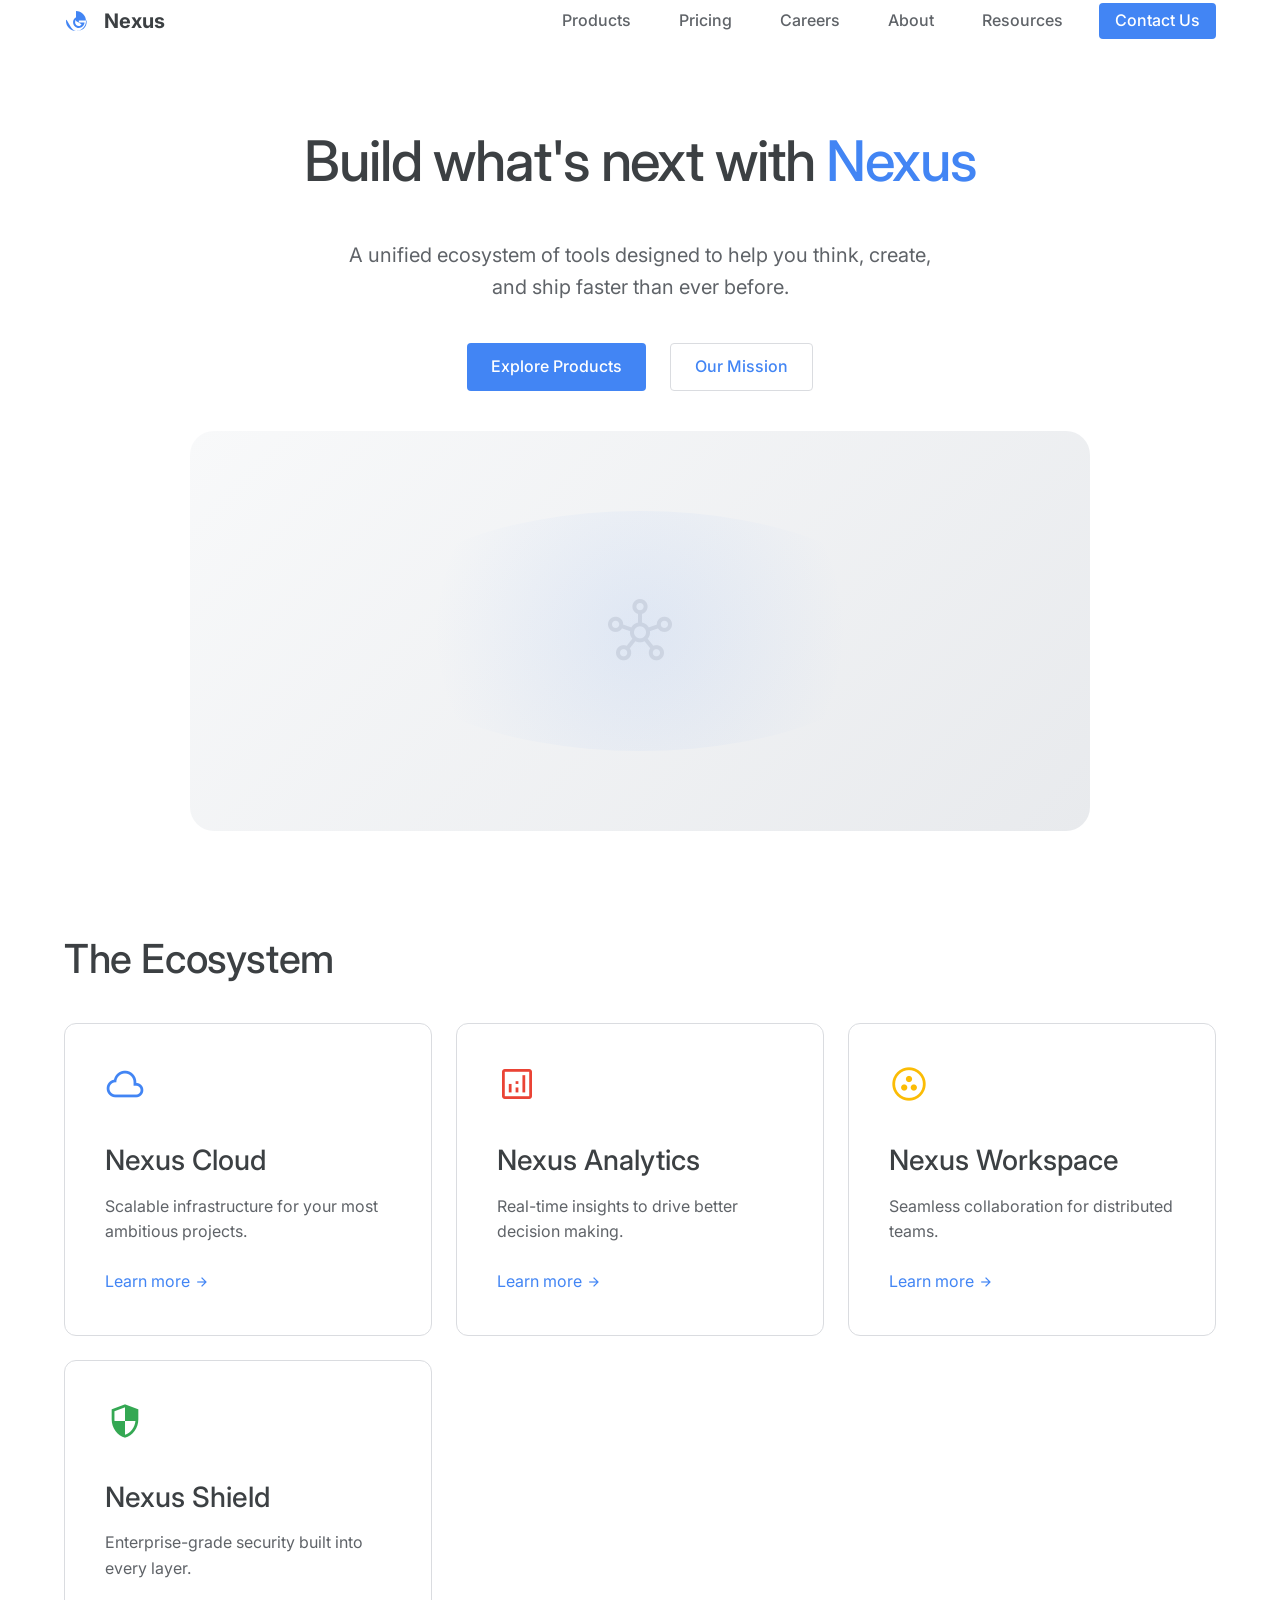
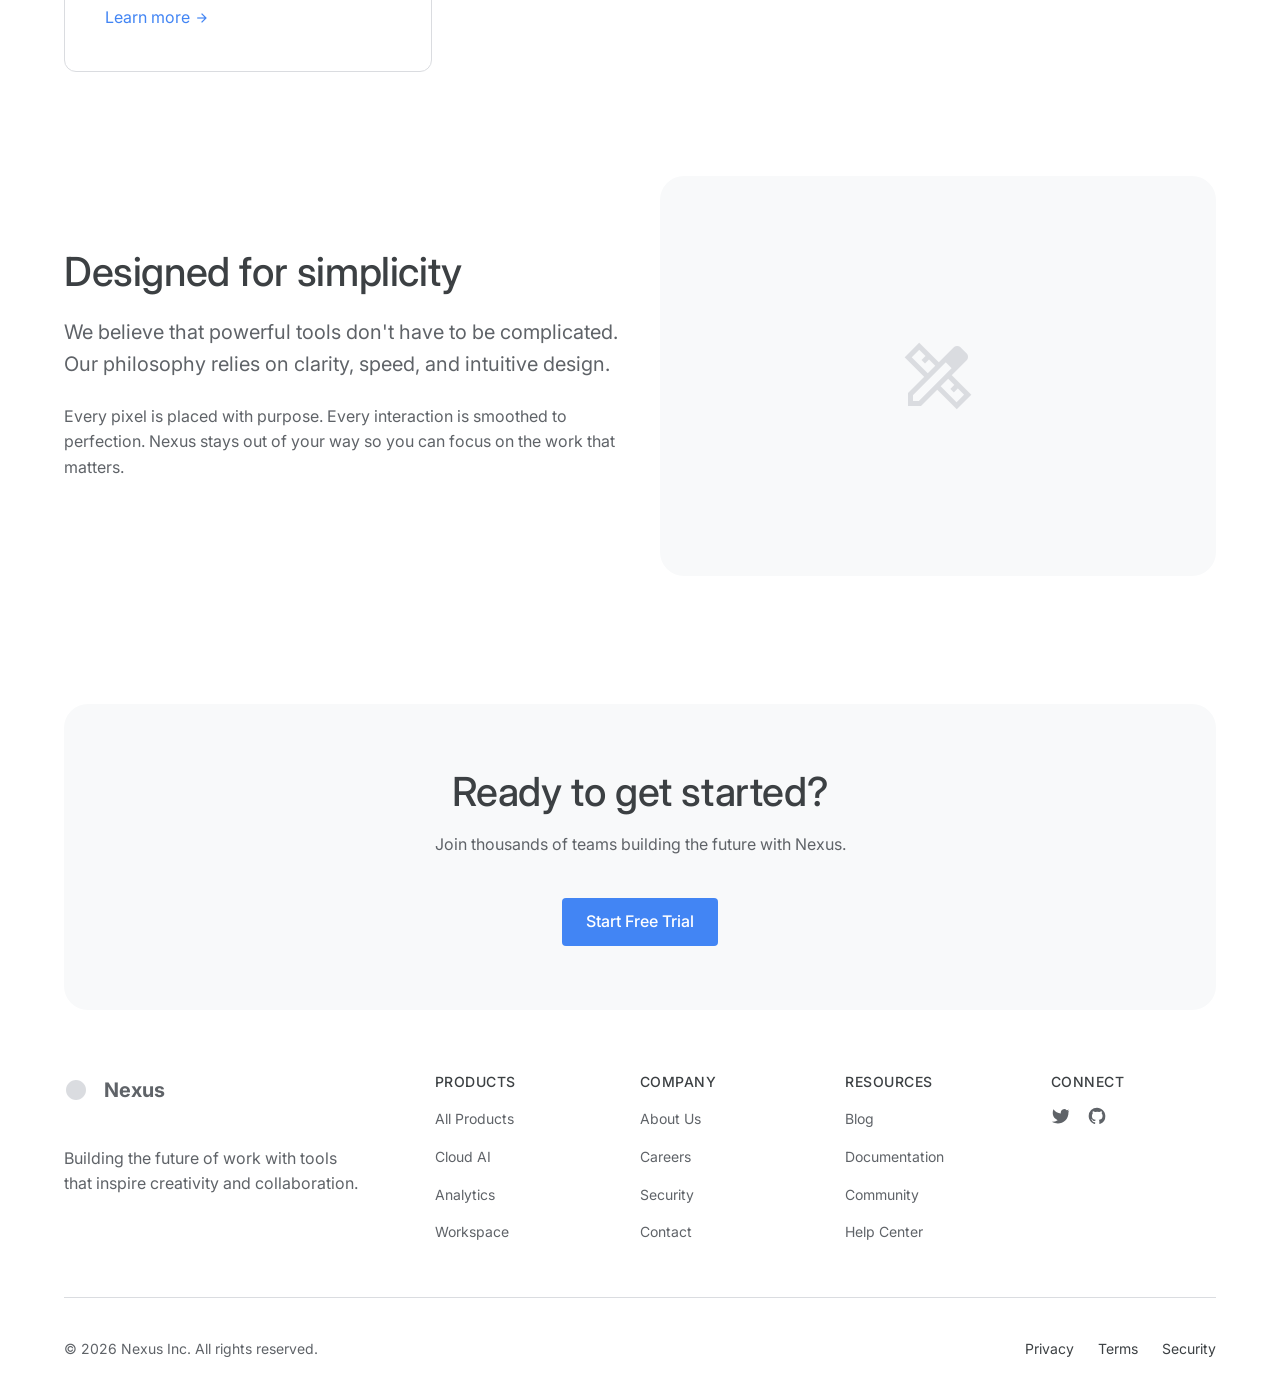
<file: index.html/index.html>
<!DOCTYPE html>
<html lang="en">

<head>
    <meta charset="UTF-8">
    <meta name="viewport" content="width=device-width, initial-scale=1.0">
    <title>Nexus - Build the Future</title>
    <meta name="description" content="A suite of high-performance tools for modern teams.">

    <!-- Fonts & Icons -->
    <link rel="stylesheet" href="assets/css/typography.css">
    <link rel="stylesheet" href="assets/css/styles.css">
    <link rel="stylesheet"
        href="https://fonts.googleapis.com/css2?family=Material+Symbols+Outlined:opsz,wght,FILL,GRAD@24,400,0,0" />
</head>

<body>
    <div id="header-placeholder"></div>

    <main>
        <!-- Hero Section -->
        <section class="container flex flex-col items-center justify-center py-xl"
            style="min-height: 80vh; text-align: center;">
            <h1 class="animate-on-scroll" style="max-width: 800px; margin-bottom: var(--space-m);">
                Build what's next with <span style="color: var(--color-primary);">Nexus</span>
            </h1>
            <p class="text-large animate-on-scroll" style="max-width: 600px; margin-bottom: var(--space-l);">
                A unified ecosystem of tools designed to help you think, create, and ship faster than ever before.
            </p>
            <div class="flex gap-m animate-on-scroll">
                <a href="products.html" class="btn btn-primary">Explore Products</a>
                <a href="about.html" class="btn btn-outline">Our Mission</a>
            </div>

            <!-- Abstract Visual -->
            <div class="mt-l animate-on-scroll"
                style="width: 100%; max-width: 900px; height: 400px; background: linear-gradient(135deg, #f8f9fa 0%, #e8eaed 100%); border-radius: var(--radius-l); display: flex; align-items: center; justify-content: center; position: relative; overflow: hidden;">
                <div
                    style="position: absolute; width: 60%; height: 60%; background: radial-gradient(circle, rgba(66,133,244,0.1) 0%, rgba(255,255,255,0) 70%); border-radius: 50%;">
                </div>
                <span class="material-symbols-outlined" style="font-size: 64px; color: var(--color-border);">hub</span>
            </div>
        </section>

        <!-- Product Suite Grid -->
        <section class="container py-l">
            <h2 class="animate-on-scroll mb-l">The Ecosystem</h2>
            <div class="grid grid-responsive gap-m">
                <!-- Product 1 -->
                <a href="product-detail.html?id=compute-engine" class="card animate-on-scroll" data-delay="0">
                    <span class="material-symbols-outlined mb-l"
                        style="font-size: 40px; color: var(--color-primary);">cloud</span>
                    <h3>Nexus Cloud</h3>
                    <p>Scalable infrastructure for your most ambitious projects.</p>
                    <span class="btn-text"
                        style="padding: 0; display: inline-flex; align-items: center; gap: 4px;">Learn more <span
                            class="material-symbols-outlined" style="font-size: 16px;">arrow_forward</span></span>
                </a>

                <!-- Product 2 -->
                <a href="product-detail.html?id=data-insights" class="card animate-on-scroll" data-delay="100">
                    <span class="material-symbols-outlined mb-l"
                        style="font-size: 40px; color: var(--color-red);">analytics</span>
                    <h3>Nexus Analytics</h3>
                    <p>Real-time insights to drive better decision making.</p>
                    <span class="btn-text"
                        style="padding: 0; display: inline-flex; align-items: center; gap: 4px;">Learn more <span
                            class="material-symbols-outlined" style="font-size: 16px;">arrow_forward</span></span>
                </a>

                <!-- Product 3 -->
                <a href="product-detail.html?id=team-chat" class="card animate-on-scroll" data-delay="200">
                    <span class="material-symbols-outlined mb-l"
                        style="font-size: 40px; color: var(--color-yellow);">group_work</span>
                    <h3>Nexus Workspace</h3>
                    <p>Seamless collaboration for distributed teams.</p>
                    <span class="btn-text"
                        style="padding: 0; display: inline-flex; align-items: center; gap: 4px;">Learn more <span
                            class="material-symbols-outlined" style="font-size: 16px;">arrow_forward</span></span>
                </a>

                <!-- Product 4 -->
                <a href="product-detail.html?id=identity" class="card animate-on-scroll" data-delay="300">
                    <span class="material-symbols-outlined mb-l"
                        style="font-size: 40px; color: var(--color-green);">security</span>
                    <h3>Nexus Shield</h3>
                    <p>Enterprise-grade security built into every layer.</p>
                    <span class="btn-text"
                        style="padding: 0; display: inline-flex; align-items: center; gap: 4px;">Learn more <span
                            class="material-symbols-outlined" style="font-size: 16px;">arrow_forward</span></span>
                </a>
            </div>

        </section>

        <!-- Storytelling Section -->
        <section class="container py-xl">
            <div class="grid grid-2 gap-l items-center">
                <div class="animate-on-scroll">
                    <h2>Designed for simplicity</h2>
                    <p class="text-large">We believe that powerful tools don't have to be complicated. Our philosophy
                        relies on clarity, speed, and intuitive design.</p>
                    <p>Every pixel is placed with purpose. Every interaction is smoothed to perfection. Nexus stays out
                        of your way so you can focus on the work that matters.</p>
                </div>
                <div class="animate-on-scroll"
                    style="height: 400px; background-color: var(--color-surface); border-radius: var(--radius-l); display: flex; align-items: center; justify-content: center;">
                    <span class="material-symbols-outlined"
                        style="font-size: 80px; color: var(--color-border);">design_services</span>
                </div>
            </div>
        </section>

        <!-- CTA -->
        <section class="container py-xl" style="text-align: center;">
            <div class="animate-on-scroll"
                style="background-color: var(--color-surface); padding: var(--space-xl); border-radius: var(--radius-l);">
                <h2>Ready to get started?</h2>
                <p class="mb-l">Join thousands of teams building the future with Nexus.</p>
                <a href="pricing.html" class="btn btn-primary">Start Free Trial</a>
            </div>
        </section>

    </main>

    <div id="footer-placeholder"></div>

    <script src="assets/js/main.js"></script>
    <script src="assets/js/animations.js"></script>
</body>

</html>
</file>
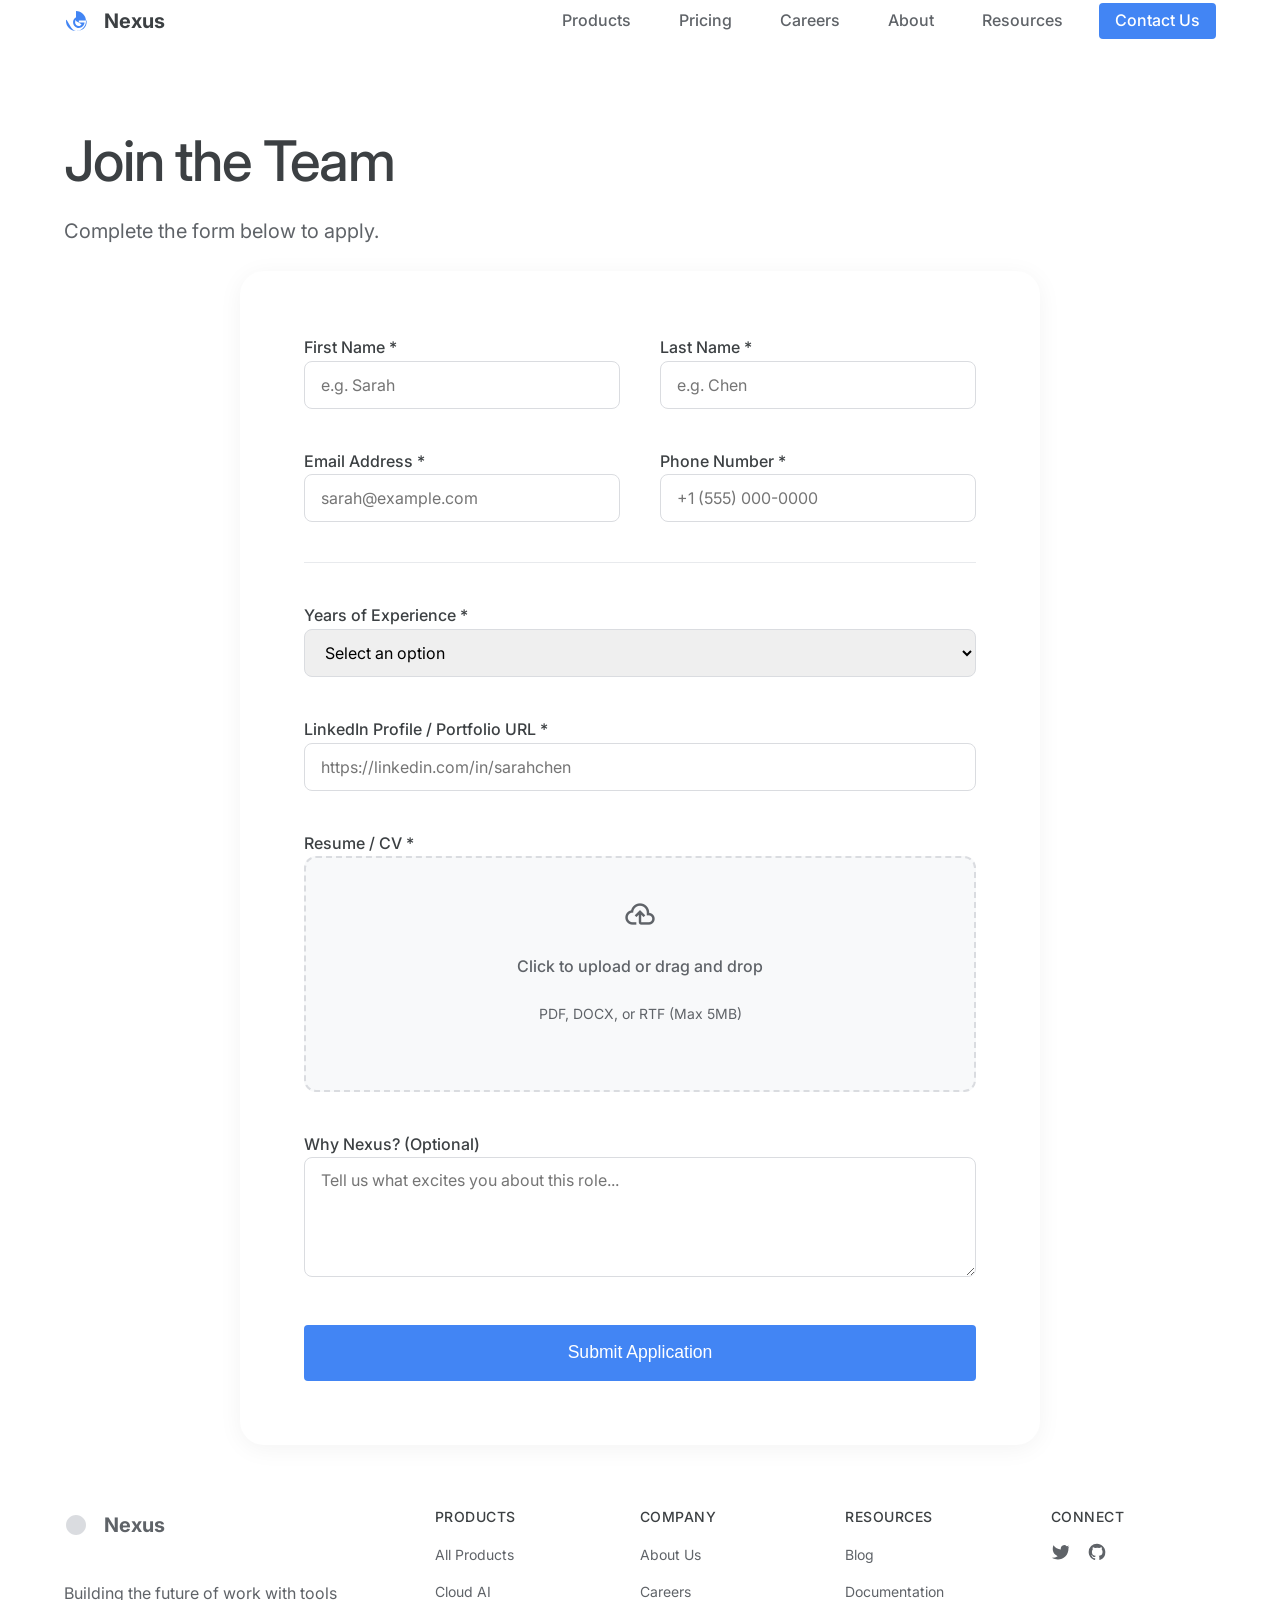
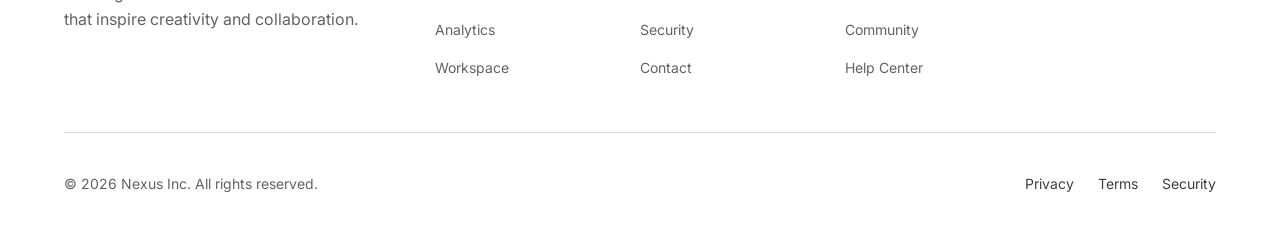
<file: index.html/apply.html>
<!DOCTYPE html>
<html lang="en">

<head>
    <meta charset="UTF-8">
    <meta name="viewport" content="width=device-width, initial-scale=1.0">
    <title>Nexus - Apply for Role</title>
    <link rel="stylesheet" href="assets/css/typography.css">
    <link rel="stylesheet" href="assets/css/styles.css">
    <link rel="stylesheet"
        href="https://fonts.googleapis.com/css2?family=Material+Symbols+Outlined:opsz,wght,FILL,GRAD@24,400,0,0" />
    <style>
        .form-section {
            background: white;
            border-radius: var(--radius-l);
            box-shadow: 0 4px 24px rgba(0, 0, 0, 0.05);
            padding: var(--space-xl);
            max-width: 800px;
            margin: 0 auto;
        }

        .upload-zone {
            border: 2px dashed var(--color-border);
            border-radius: var(--radius-m);
            padding: var(--space-l);
            text-align: center;
            cursor: pointer;
            transition: all 0.2s;
            background: var(--color-surface);
        }

        .upload-zone:hover {
            border-color: var(--color-primary);
            background: rgba(66, 133, 244, 0.05);
        }

        .section-separator {
            border-bottom: 1px solid var(--color-divider);
            margin: var(--space-l) 0;
        }

        .selected-role {
            background: var(--color-surface);
            padding: var(--space-m);
            border-radius: var(--radius-m);
            margin-bottom: var(--space-l);
            border-left: 4px solid var(--color-primary);
        }
    </style>
</head>

<body>
    <div id="header-placeholder"></div>

    <main class="container py-xl">
        <div class="text-center mb-xl animate-on-scroll">
            <h1 class="mb-s">Join the Team</h1>
            <p class="text-large text-secondary">Complete the form below to apply.</p>
        </div>

        <form class="form-section animate-on-scroll" data-animation="fade-up">

            <div id="role-display" class="selected-role hidden">
                <h3 class="mb-xs">Applying for: <span id="role-title" style="color: var(--color-primary);">Unknown
                        Role</span></h3>
                <p class="text-small text-secondary" id="role-meta">Department • Remote • Full-time</p>
            </div>

            <div class="grid grid-2 gap-l mb-l">
                <div>
                    <label class="font-medium mb-s display-block">First Name *</label>
                    <input type="text" class="input-field" required placeholder="e.g. Sarah">
                </div>
                <div>
                    <label class="font-medium mb-s display-block">Last Name *</label>
                    <input type="text" class="input-field" required placeholder="e.g. Chen">
                </div>
            </div>

            <div class="grid grid-2 gap-l mb-l">
                <div>
                    <label class="font-medium mb-s display-block">Email Address *</label>
                    <input type="email" class="input-field" required placeholder="sarah@example.com">
                </div>
                <div>
                    <label class="font-medium mb-s display-block">Phone Number *</label>
                    <input type="tel" class="input-field" required placeholder="+1 (555) 000-0000">
                </div>
            </div>

            <div class="section-separator"></div>

            <div class="mb-l">
                <label class="font-medium mb-s display-block">Years of Experience *</label>
                <select class="input-field" required>
                    <option value="" disabled selected>Select an option</option>
                    <option value="0-1">0-1 Years (Entry Level)</option>
                    <option value="2-4">2-4 Years (Mid Level)</option>
                    <option value="5-7">5-7 Years (Senior)</option>
                    <option value="8+">8+ Years (Lead/Principal)</option>
                </select>
            </div>

            <div class="mb-l">
                <label class="font-medium mb-s display-block">LinkedIn Profile / Portfolio URL *</label>
                <input type="url" class="input-field" required placeholder="https://linkedin.com/in/sarahchen">
            </div>

            <div class="mb-l">
                <label class="font-medium mb-s display-block">Resume / CV *</label>
                <div class="upload-zone">
                    <span class="material-symbols-outlined mb-s"
                        style="font-size: 32px; color: var(--color-text-secondary);">cloud_upload</span>
                    <p class="font-medium">Click to upload or drag and drop</p>
                    <p class="text-small text-secondary">PDF, DOCX, or RTF (Max 5MB)</p>
                    <input type="file" id="resume-upload" hidden accept=".pdf,.docx,.rtf">
                </div>
                <div id="file-name" class="mt-s text-small text-primary font-medium hidden"></div>
            </div>

            <div class="mb-l">
                <label class="font-medium mb-s display-block">Why Nexus? (Optional)</label>
                <textarea class="input-field" style="height: 120px; padding-top: 12px;"
                    placeholder="Tell us what excites you about this role..."></textarea>
            </div>

            <button type="submit" class="btn btn-primary" style="width: 100%; height: 56px; font-size: 1.1rem;">Submit
                Application</button>
        </form>
    </main>

    <div id="footer-placeholder"></div>
    <script src="assets/js/main.js"></script>
    <script src="assets/js/animations.js"></script>
    <script>
        document.addEventListener('DOMContentLoaded', () => {
            // Auto-fill role info from URL
            const params = new URLSearchParams(window.location.search);
            const role = params.get('role');
            const dept = params.get('dept') || 'Engineering'; // Default if missing
            const type = params.get('type') || 'Full-time';

            if (role) {
                document.getElementById('role-display').classList.remove('hidden');
                document.getElementById('role-title').textContent = role;
                document.getElementById('role-meta').textContent = `${dept} • Remote • ${type}`;
                document.title = `Apply for ${role} - Nexus`;
            }

            // File upload UI logic
            const uploadZone = document.querySelector('.upload-zone');
            const fileInput = document.getElementById('resume-upload');
            const fileNameDisplay = document.getElementById('file-name');

            uploadZone.addEventListener('click', () => fileInput.click());

            fileInput.addEventListener('change', (e) => {
                if (e.target.files.length > 0) {
                    fileNameDisplay.textContent = `Selected: ${e.target.files[0].name}`;
                    fileNameDisplay.classList.remove('hidden');
                    uploadZone.style.borderColor = 'var(--color-primary)';
                    uploadZone.style.background = 'rgba(66, 133, 244, 0.05)';
                }
            });

            // Prevent default form submission for demo
            document.querySelector('form').addEventListener('submit', (e) => {
                e.preventDefault();
                const btn = e.target.querySelector('button[type="submit"]');
                const originalText = btn.textContent;
                btn.disabled = true;
                btn.textContent = 'Submitting...';

                setTimeout(() => {
                    alert(`Application for ${role || 'General Role'} submitted successfully!`);
                    btn.textContent = 'Sent!';
                    btn.style.backgroundColor = 'var(--color-green)';
                }, 1500);
            });
        });
    </script>
</body>

</html>
</file>
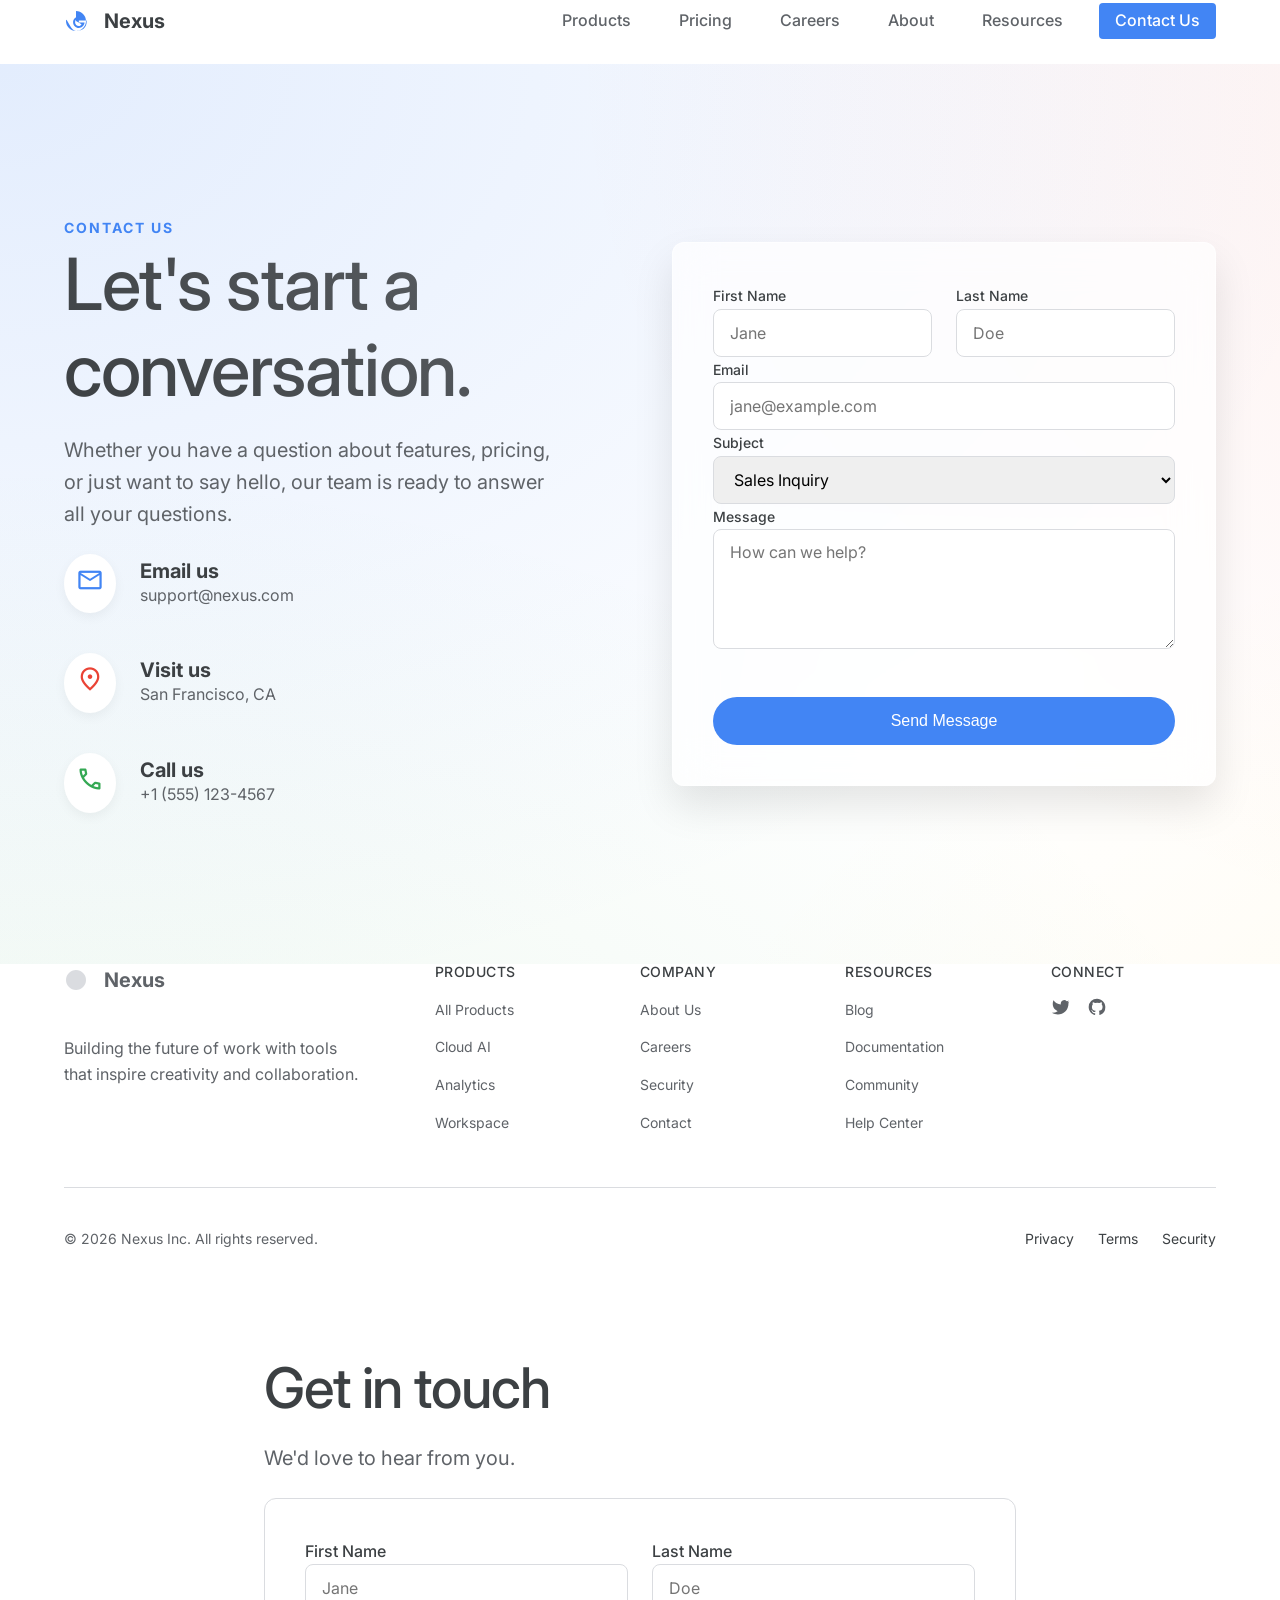
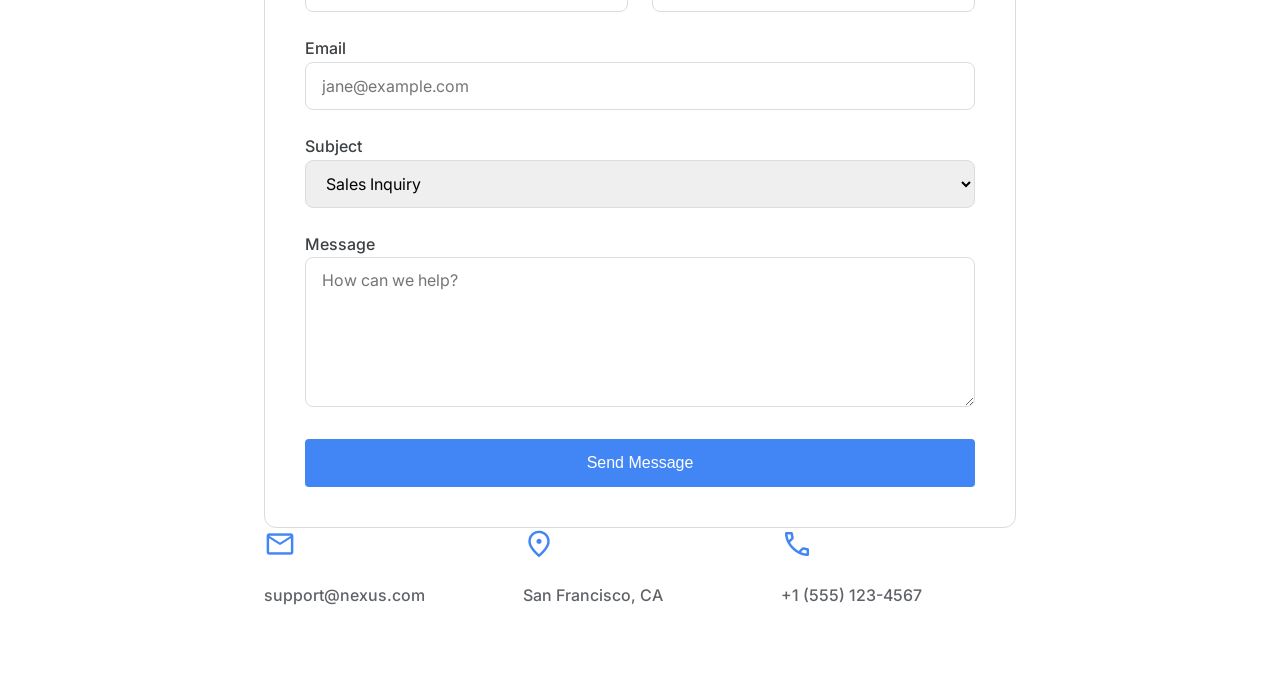
<file: index.html/contact.html>
<!DOCTYPE html>
<html lang="en">

<head>
    <meta charset="UTF-8">
    <meta name="viewport" content="width=device-width, initial-scale=1.0">
    <title>Nexus - Contact Us</title>
    <link rel="stylesheet" href="assets/css/typography.css">
    <link rel="stylesheet" href="assets/css/styles.css">
    <link rel="stylesheet"
        href="https://fonts.googleapis.com/css2?family=Material+Symbols+Outlined:opsz,wght,FILL,GRAD@24,400,0,0" />
</head>

<body>
    <div id="header-placeholder"></div>

    <main class="aurora-bg" style="min-height: 100vh; display: flex; align-items: center;">
        <section class="container py-xl">
            <div class="grid grid-2 gap-xl items-center">

                <!-- Left Column: Info -->
                <div class="animate-on-scroll" data-animation="slide-right">
                    <span class="text-small font-bold mb-s display-block"
                        style="color: var(--color-primary); text-transform: uppercase; letter-spacing: 2px;">Contact
                        Us</span>
                    <h1 class="mb-m gradient-text"
                        style="background: -webkit-linear-gradient(45deg, var(--color-text), var(--color-text-secondary)); -webkit-background-clip: text; -webkit-text-fill-color: transparent;">
                        Let's start a conversation.</h1>
                    <p class="text-large mb-xl" style="max-width: 500px;">
                        Whether you have a question about features, pricing, or just want to say hello, our team is
                        ready to answer all your questions.
                    </p>

                    <div class="flex flex-col gap-l">
                        <div class="flex gap-m items-center">
                            <div
                                style="background: white; padding: 12px; border-radius: 50%; box-shadow: 0 4px 12px rgba(0,0,0,0.05);">
                                <span class="material-symbols-outlined"
                                    style="font-size: 28px; color: var(--color-primary);">email</span>
                            </div>
                            <div>
                                <h3 class="text-large font-bold">Email us</h3>
                                <p class="text-secondary" style="margin: 0;">support@nexus.com</p>
                            </div>
                        </div>

                        <div class="flex gap-m items-center">
                            <div
                                style="background: white; padding: 12px; border-radius: 50%; box-shadow: 0 4px 12px rgba(0,0,0,0.05);">
                                <span class="material-symbols-outlined"
                                    style="font-size: 28px; color: var(--color-red);">location_on</span>
                            </div>
                            <div>
                                <h3 class="text-large font-bold">Visit us</h3>
                                <p class="text-secondary" style="margin: 0;">San Francisco, CA</p>
                            </div>
                        </div>

                        <div class="flex gap-m items-center">
                            <div
                                style="background: white; padding: 12px; border-radius: 50%; box-shadow: 0 4px 12px rgba(0,0,0,0.05);">
                                <span class="material-symbols-outlined"
                                    style="font-size: 28px; color: var(--color-green);">call</span>
                            </div>
                            <div>
                                <h3 class="text-large font-bold">Call us</h3>
                                <p class="text-secondary" style="margin: 0;">+1 (555) 123-4567</p>
                            </div>
                        </div>
                    </div>
                </div>

                <!-- Right Column: Form -->
                <div class="animate-on-scroll" data-animation="slide-left" data-delay="200">
                    <form class="card p-xl"
                        style="background: rgba(255, 255, 255, 0.7); backdrop-filter: blur(20px); border: 1px solid rgba(255,255,255,0.5); box-shadow: 0 20px 40px rgba(0,0,0,0.1);">
                        <div class="grid grid-2 gap-m mb-m">
                            <div>
                                <label class="font-medium mb-xs display-block text-small">First Name</label>
                                <input type="text" class="input-field" placeholder="Jane">
                            </div>
                            <div>
                                <label class="font-medium mb-xs display-block text-small">Last Name</label>
                                <input type="text" class="input-field" placeholder="Doe">
                            </div>
                        </div>

                        <div class="mb-m">
                            <label class="font-medium mb-xs display-block text-small">Email</label>
                            <input type="email" class="input-field" placeholder="jane@example.com">
                        </div>

                        <div class="mb-m">
                            <label class="font-medium mb-xs display-block text-small">Subject</label>
                            <select class="input-field" id="contact-subject">
                                <option>Sales Inquiry</option>
                                <option>Support Request</option>
                                <option>Partnership</option>
                                <option>Job Application</option>
                                <option>Other</option>
                            </select>
                        </div>

                        <div class="mb-l">
                            <label class="font-medium mb-xs display-block text-small">Message</label>
                            <textarea class="input-field" id="contact-message"
                                style="height: 120px; padding-top: 12px; resize: vertical;"
                                placeholder="How can we help?"></textarea>
                        </div>

                        <button type="submit" class="btn btn-primary"
                            style="width: 100%; border-radius: var(--radius-pill);">Send Message</button>
                    </form>
                </div>

            </div>
        </section>
    </main>

    <div id="footer-placeholder"></div>
    <script src="assets/js/main.js"></script>
    <script src="assets/js/animations.js"></script>
    <script>
        document.addEventListener('DOMContentLoaded', () => {
            const params = new URLSearchParams(window.location.search);
            const role = params.get('role');
            // const dept = params.get('dept'); 

            if (role) {
                const subjectSelect = document.getElementById('contact-subject');
                const messageText = document.getElementById('contact-message');

                // Select "Job Application"
                subjectSelect.value = "Job Application";

                // Pre-fill message
                messageText.value = `I am interested in applying for the ${role} position. Here is a link to my portfolio/resume: `;
                messageText.focus();
            }
        });
    </script>
</body>

</html>

<body>
    <div id="header-placeholder"></div>

    <main class="container py-xl" style="max-width: 800px;">
        <div class="text-center mb-xl animate-on-scroll">
            <h1>Get in touch</h1>
            <p class="text-large">We'd love to hear from you.</p>
        </div>

        <form class="card animate-on-scroll" style="display: grid; gap: var(--space-m);">
            <div class="grid grid-2 gap-m">
                <div>
                    <label class="font-medium mb-s display-block">First Name</label>
                    <input type="text" class="input-field" placeholder="Jane">
                </div>
                <div>
                    <label class="font-medium mb-s display-block">Last Name</label>
                    <input type="text" class="input-field" placeholder="Doe">
                </div>
            </div>

            <div>
                <label class="font-medium mb-s display-block">Email</label>
                <input type="email" class="input-field" placeholder="jane@example.com">
            </div>

            <div>
                <label class="font-medium mb-s display-block">Subject</label>
                <select class="input-field" id="contact-subject">
                    <option>Sales Inquiry</option>
                    <option>Support Request</option>
                    <option>Partnership</option>
                    <option>Job Application</option>
                    <option>Other</option>
                </select>
            </div>

            <div>
                <label class="font-medium mb-s display-block">Message</label>
                <textarea class="input-field" id="contact-message"
                    style="height: 150px; padding-top: 12px; resize: vertical;"
                    placeholder="How can we help?"></textarea>
            </div>

            <button type="submit" class="btn btn-primary" style="width: 100%;">Send Message</button>
        </form>

        <div class="grid grid-3 gap-m mt-xl animate-on-scroll text-center">
            <div>
                <span class="material-symbols-outlined"
                    style="font-size: 32px; color: var(--color-primary);">email</span>
                <p class="mt-s font-medium">support@nexus.com</p>
            </div>
            <div>
                <span class="material-symbols-outlined"
                    style="font-size: 32px; color: var(--color-primary);">location_on</span>
                <p class="mt-s font-medium">San Francisco, CA</p>
            </div>
            <div>
                <span class="material-symbols-outlined"
                    style="font-size: 32px; color: var(--color-primary);">call</span>
                <p class="mt-s font-medium">+1 (555) 123-4567</p>
            </div>
        </div>
    </main>

    <div id="footer-placeholder"></div>
    <script src="assets/js/main.js"></script>
    <script src="assets/js/animations.js"></script>
    <script>
        document.addEventListener('DOMContentLoaded', () => {
            const params = new URLSearchParams(window.location.search);
            const role = params.get('role');

            if (role) {
                const subjectSelect = document.getElementById('contact-subject');
                const messageText = document.getElementById('contact-message');

                // Select "Job Application"
                subjectSelect.value = "Job Application";

                // Pre-fill message
                messageText.value = `I am interested in applying for the ${role} position. Here is a link to my portfolio/resume: `;
                messageText.focus();
            }
        });
    </script>
</body>

</html>
</file>
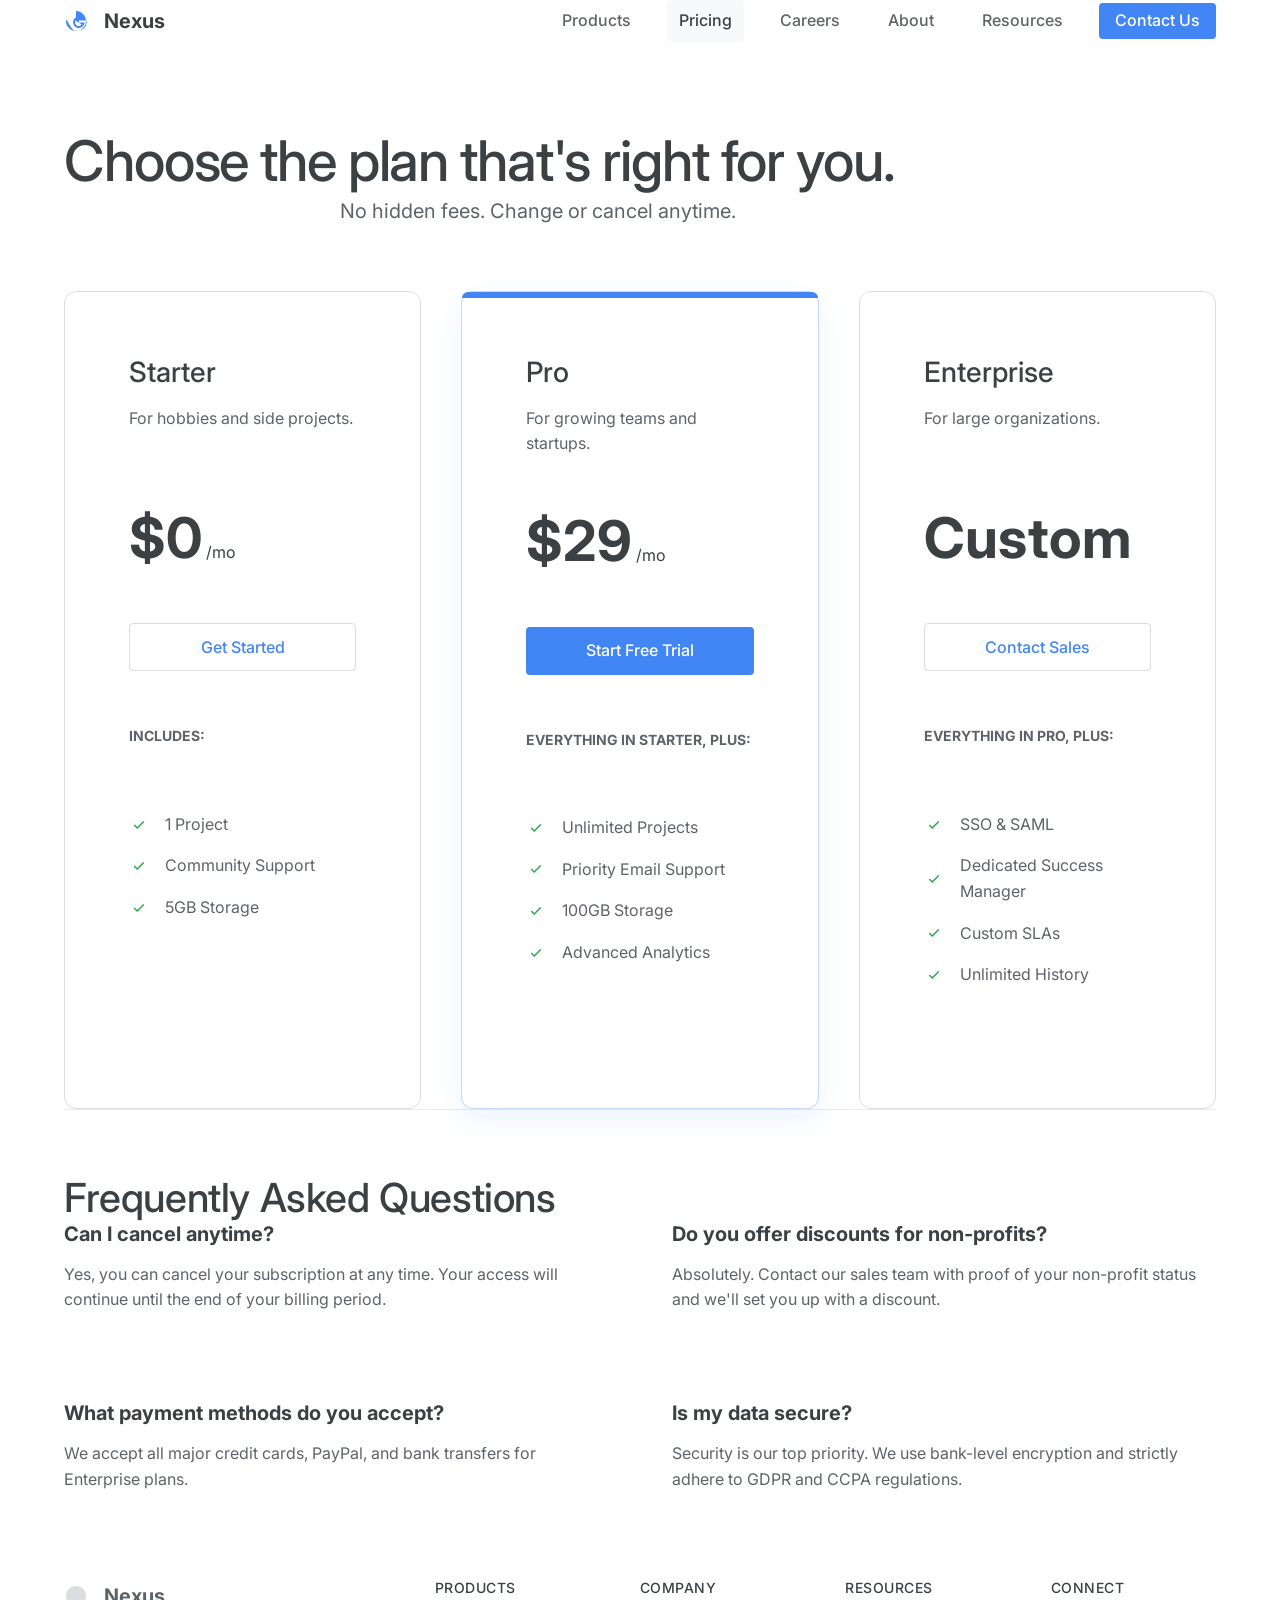
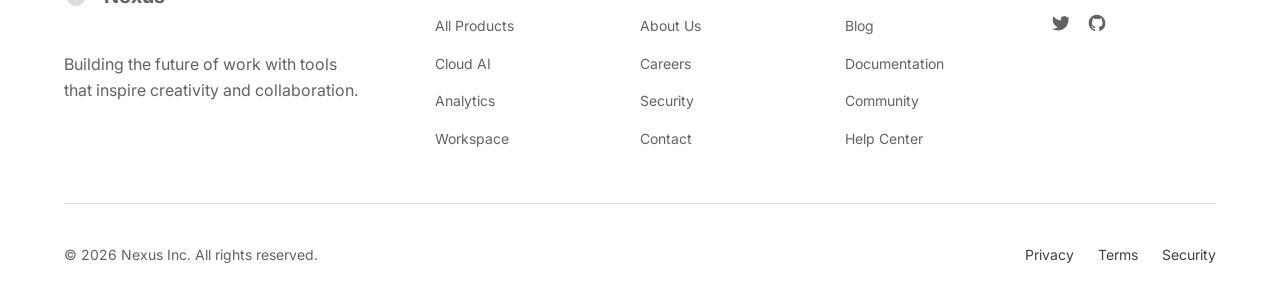
<file: index.html/pricing.html>
<!DOCTYPE html>
<html lang="en">

<head>
    <meta charset="UTF-8">
    <meta name="viewport" content="width=device-width, initial-scale=1.0">
    <title>Nexus - Pricing</title>
    <link rel="stylesheet" href="assets/css/typography.css">
    <link rel="stylesheet" href="assets/css/styles.css">
    <link rel="stylesheet"
        href="https://fonts.googleapis.com/css2?family=Material+Symbols+Outlined:opsz,wght,FILL,GRAD@24,400,0,0" />
    <style>
        .pricing-card {
            display: flex;
            flex-direction: column;
            padding: var(--space-xl);
            height: 100%;
        }

        .feature-list {
            list-style: none;
            padding: 0;
            margin: var(--space-l) 0;
        }

        .feature-list li {
            margin-bottom: var(--space-s);
            display: flex;
            align-items: center;
            gap: var(--space-s);
            color: var(--color-text-secondary);
        }

        .check-icon {
            color: var(--color-green);
            font-size: 20px;
        }

        .highlight-bar {
            position: absolute;
            top: 0;
            left: 0;
            right: 0;
            height: 6px;
            background: var(--color-primary);
            border-radius: var(--radius-m) var(--radius-m) 0 0;
        }
    </style>
</head>

<body>
    <div id="header-placeholder"></div>

    <main class="container">

        <!-- Header -->
        <section class="py-xl text-center animate-on-scroll" data-animation="fade-up">
            <h1 class="mb-m">Choose the plan that's right for you.</h1>
            <p class="text-large" style="max-width: 600px; margin: 0 auto;">No hidden fees. Change or cancel anytime.
            </p>
        </section>

        <!-- Pricing Tiers -->
        <section class="grid grid-3 gap-l mb-xl">

            <!-- Starter -->
            <div class="card pricing-card animate-on-scroll" data-delay="0" data-animation="fade-up">
                <h3 class="mb-s">Starter</h3>
                <p class="text-secondary mb-l" style="flex-grow:0; min-height: 3rem;">For hobbies and side projects.</p>
                <div class="mb-l">
                    <span class="font-bold" style="font-size: 3.5rem;">$0</span>
                    <span class="text-secondary">/mo</span>
                </div>
                <a href="#" class="btn btn-outline mb-l">Get Started</a>

                <p class="text-small font-bold text-secondary mb-s">INCLUDES:</p>
                <ul class="feature-list">
                    <li><span class="material-symbols-outlined check-icon">check</span> 1 Project</li>
                    <li><span class="material-symbols-outlined check-icon">check</span> Community Support</li>
                    <li><span class="material-symbols-outlined check-icon">check</span> 5GB Storage</li>
                </ul>
            </div>

            <!-- Pro -->
            <div class="card pricing-card animate-on-scroll" data-delay="100" data-animation="scale-up"
                style="border-color: rgba(66, 133, 244, 0.3); box-shadow: 0 10px 30px rgba(66, 133, 244, 0.1);">
                <div class="highlight-bar"></div>
                <h3 class="mb-s">Pro</h3>
                <p class="text-secondary mb-l" style="flex-grow:0; min-height: 3rem;">For growing teams and startups.
                </p>
                <div class="mb-l">
                    <span class="font-bold" style="font-size: 3.5rem;">$29</span>
                    <span class="text-secondary">/mo</span>
                </div>
                <a href="#" class="btn btn-primary mb-l">Start Free Trial</a>

                <p class="text-small font-bold text-secondary mb-s">EVERYTHING IN STARTER, PLUS:</p>
                <ul class="feature-list">
                    <li><span class="material-symbols-outlined check-icon">check</span> Unlimited Projects</li>
                    <li><span class="material-symbols-outlined check-icon">check</span> Priority Email Support</li>
                    <li><span class="material-symbols-outlined check-icon">check</span> 100GB Storage</li>
                    <li><span class="material-symbols-outlined check-icon">check</span> Advanced Analytics</li>
                </ul>
            </div>

            <!-- Enterprise -->
            <div class="card pricing-card animate-on-scroll" data-delay="200" data-animation="fade-up">
                <h3 class="mb-s">Enterprise</h3>
                <p class="text-secondary mb-l" style="flex-grow:0; min-height: 3rem;">For large organizations.</p>
                <div class="mb-l">
                    <span class="font-bold" style="font-size: 3.5rem;">Custom</span>
                </div>
                <a href="contact.html" class="btn btn-outline mb-l">Contact Sales</a>

                <p class="text-small font-bold text-secondary mb-s">EVERYTHING IN PRO, PLUS:</p>
                <ul class="feature-list">
                    <li><span class="material-symbols-outlined check-icon">check</span> SSO & SAML</li>
                    <li><span class="material-symbols-outlined check-icon">check</span> Dedicated Success Manager</li>
                    <li><span class="material-symbols-outlined check-icon">check</span> Custom SLAs</li>
                    <li><span class="material-symbols-outlined check-icon">check</span> Unlimited History</li>
                </ul>
            </div>
        </section>

        <!-- FAQ -->
        <section class="py-xl" style="border-top: 1px solid var(--color-divider);">
            <h2 class="text-center mb-xl animate-on-scroll">Frequently Asked Questions</h2>
            <div class="grid grid-2 gap-xl animate-on-scroll" data-animation="fade-up">
                <div>
                    <h3 class="text-large font-bold mb-s">Can I cancel anytime?</h3>
                    <p class="text-secondary">Yes, you can cancel your subscription at any time. Your access will
                        continue until the end of your billing period.</p>
                </div>
                <div>
                    <h3 class="text-large font-bold mb-s">Do you offer discounts for non-profits?</h3>
                    <p class="text-secondary">Absolutely. Contact our sales team with proof of your non-profit status
                        and we'll set you up with a discount.</p>
                </div>
                <div>
                    <h3 class="text-large font-bold mb-s">What payment methods do you accept?</h3>
                    <p class="text-secondary">We accept all major credit cards, PayPal, and bank transfers for
                        Enterprise plans.</p>
                </div>
                <div>
                    <h3 class="text-large font-bold mb-s">Is my data secure?</h3>
                    <p class="text-secondary">Security is our top priority. We use bank-level encryption and strictly
                        adhere to GDPR and CCPA regulations.</p>
                </div>
            </div>
        </section>

    </main>

    <div id="footer-placeholder"></div>
    <script src="assets/js/main.js"></script>
    <script src="assets/js/animations.js"></script>
</body>

</html>
</file>
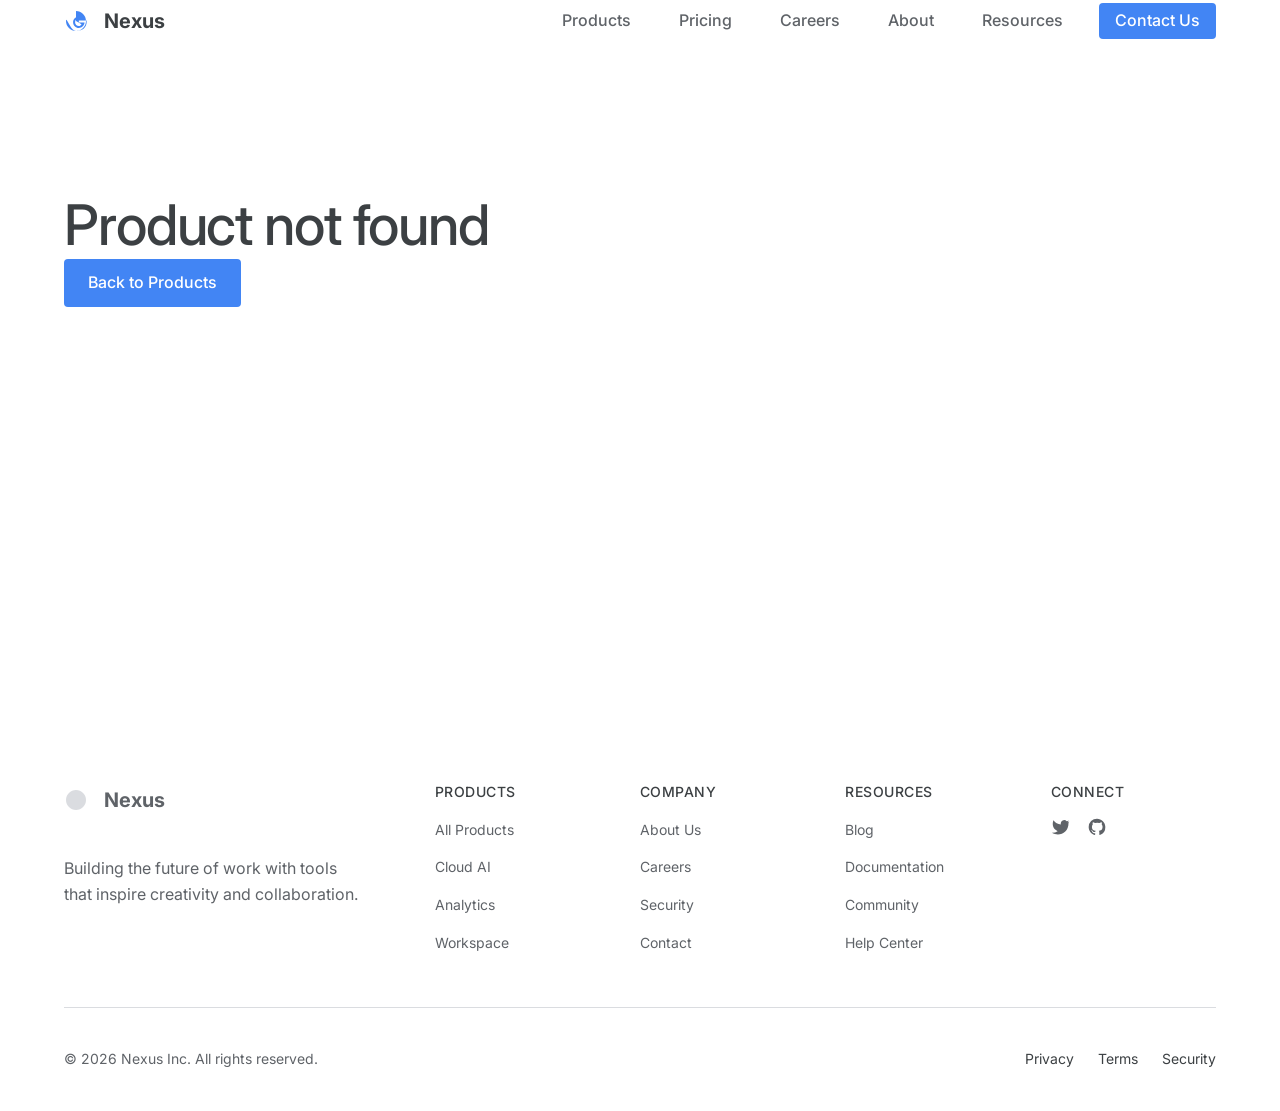
<file: index.html/product-detail.html>
<!DOCTYPE html>
<html lang="en">

<head>
    <meta charset="UTF-8">
    <meta name="viewport" content="width=device-width, initial-scale=1.0">
    <title>Nexus - Product Detail</title>
    <link rel="stylesheet" href="assets/css/typography.css">
    <link rel="stylesheet" href="assets/css/styles.css">
    <link rel="stylesheet"
        href="https://fonts.googleapis.com/css2?family=Material+Symbols+Outlined:opsz,wght,FILL,GRAD@24,400,0,0" />
    <script src="assets/js/product-data.js"></script>
    <style>
        .hero-bg {
            position: absolute;
            top: 0;
            left: 0;
            right: 0;
            bottom: 0;
            z-index: -1;
            opacity: 0.1;
            background-size: cover;
            background-position: center;
        }
    </style>
</head>

<body>
    <div id="header-placeholder"></div>

    <main id="main-content" class="container py-xl" style="min-height: 80vh;">
        <!-- Content injected by JS -->
    </main>

    <div id="footer-placeholder"></div>
    <script src="assets/js/main.js"></script>
    <script src="assets/js/animations.js"></script>

    <script>
        document.addEventListener('DOMContentLoaded', () => {
            const params = new URLSearchParams(window.location.search);
            const productId = params.get('id');
            const product = productData[productId];
            const main = document.getElementById('main-content');

            if (!product) {
                main.innerHTML = `
                    <div class="text-center py-xl">
                        <h1>Product not found</h1>
                        <a href="products.html" class="btn btn-primary mt-m">Back to Products</a>
                    </div>
                `;
                return;
            }

            document.title = `Nexus - ${product.title}`;

            main.innerHTML = `
                <!-- Hero Section -->
                <section class="hero-section animate-on-scroll" style="--highlight-color: ${product.color}20;">
                    <div class="container flex flex-col items-center">
                        <div class="feature-icon-box" style="background: ${product.color}15;">
                            <span class="material-symbols-outlined" style="font-size: 32px; color: ${product.color};">${product.icon}</span>
                        </div>
                        <h1 class="hero-title animate-on-scroll" data-delay="100">${product.title}</h1>
                        <p class="text-large text-secondary mb-l animate-on-scroll" data-delay="200" style="max-width: 700px; font-size: 1.25rem;">${product.tagline}</p>
                        
                        <div class="flex gap-m animate-on-scroll" data-delay="300">
                             <a href="#pricing" class="btn btn-primary" style="background-color: ${product.color}; border-color: ${product.color};">Start Free Trial</a>
                             <a href="contact.html" class="btn btn-outline" style="color: ${product.color}; border-color: ${product.color}40;">Contact Sales</a>
                        </div>

                        <div class="hero-image-container animate-on-scroll" data-animation="scale-up" data-delay="400">
                             <img src="${product.heroImage}" alt="${product.title} Interface" class="hero-image">
                        </div>
                    </div>
                </section>

                <!-- Overview Section -->
                <section class="container py-xl">
                    <div class="grid grid-2 gap-xl items-center">
                        <div class="animate-on-scroll" data-animation="slide-right">
                            <h2 class="section-title" style="text-align: left;">Why consume ${product.title}?</h2>
                            <p class="text-large text-secondary" style="line-height: 1.8;">${product.description}</p>
                        </div>
                        <div class="animate-on-scroll" data-delay="200">
                            <!-- Placeholder for a secondary image or abstract graphic -->
                            <div style="width: 100%; height: 400px; background: linear-gradient(135deg, var(--color-surface) 0%, ${product.color}10 100%); border-radius: var(--radius-l); display: flex; align-items: center; justify-content: center;">
                                <span class="material-symbols-outlined" style="font-size: 120px; color: ${product.color}40;">${product.icon}</span>
                            </div>
                        </div>
                    </div>
                </section>

                <!-- Features Grid -->
                <section class="container py-xl" style="background-color: var(--color-surface); border-radius: var(--radius-l);">
                    <h2 class="section-title animate-on-scroll">Powerful Features</h2>
                    <div class="feature-grid">
                        ${product.features.map((feature, index) => `
                            <div class="feature-card animate-on-scroll" data-delay="${index * 100}" data-animation="fade-up">
                                <div class="feature-icon-box" style="background: ${product.color}15;">
                                    <span class="material-symbols-outlined" style="font-size: 28px; color: ${product.color};">verified</span>
                                </div>
                                <h3 class="mb-s" style="font-size: 1.25rem;">${feature}</h3>
                                <p class="text-secondary text-small">Experience seamless ${feature.toLowerCase()} with our advanced engine designed for scale.</p>
                            </div>
                        `).join('')}
                    </div>
                </section>

                <!-- Pricing CTA -->
                <section id="pricing" class="container py-xl">
                    <div class="pricing-card-detail animate-on-scroll" data-animation="scale-up">
                        <h2 class="mb-s">Simple Pricing</h2>
                        <p class="text-secondary mb-l">Start with our transparent pricing model.</p>
                        
                        <div class="mb-l">
                             <span class="font-bold" style="font-size: 4rem; color: ${product.color};">${product.price}</span>
                             <span class="text-secondary text-large">${product.priceLabel}</span>
                        </div>
                        
                        <ul class="mb-l" style="list-style: none; padding: 0; display: inline-block; text-align: left;">
                            <li class="flex items-center gap-s mb-s"><span class="material-symbols-outlined" style="color: var(--color-green);">check</span> Unlimited Access</li>
                            <li class="flex items-center gap-s mb-s"><span class="material-symbols-outlined" style="color: var(--color-green);">check</span> 24/7 Support</li>
                            <li class="flex items-center gap-s mb-s"><span class="material-symbols-outlined" style="color: var(--color-green);">check</span> 99.9% Uptime</li>
                        </ul>
                        <br>
                        <a href="pricing.html" class="btn btn-primary btn-lg" style="width: 100%; max-width: 300px; background-color: ${product.color}; border-color: ${product.color};">Choose Plan</a>
                    </div>
                </section>

            `;

            // Re-trigger animation observer for new content
            // We need a slight delay or just create a new observer instance if main.js doesn't handle dynamic content
            // Since animations.js runs on DOMContentLoaded, we might need to manually trigger it here or wait.
            // A simple hack is to re-run the logic from animations.js or expose a function.
            // For now, let's just re-add the observer logic inline for simplicity since it's small.
            const observerOptions = { root: null, rootMargin: '0px', threshold: 0.1 };
            const observer = new IntersectionObserver((entries, observer) => {
                entries.forEach(entry => {
                    if (entry.isIntersecting) {
                        entry.target.classList.add('visible');
                        observer.unobserve(entry.target);
                    }
                });
            }, observerOptions);
            main.querySelectorAll('.animate-on-scroll').forEach(el => observer.observe(el));
        });
    </script>
</body>

</html>
</file>
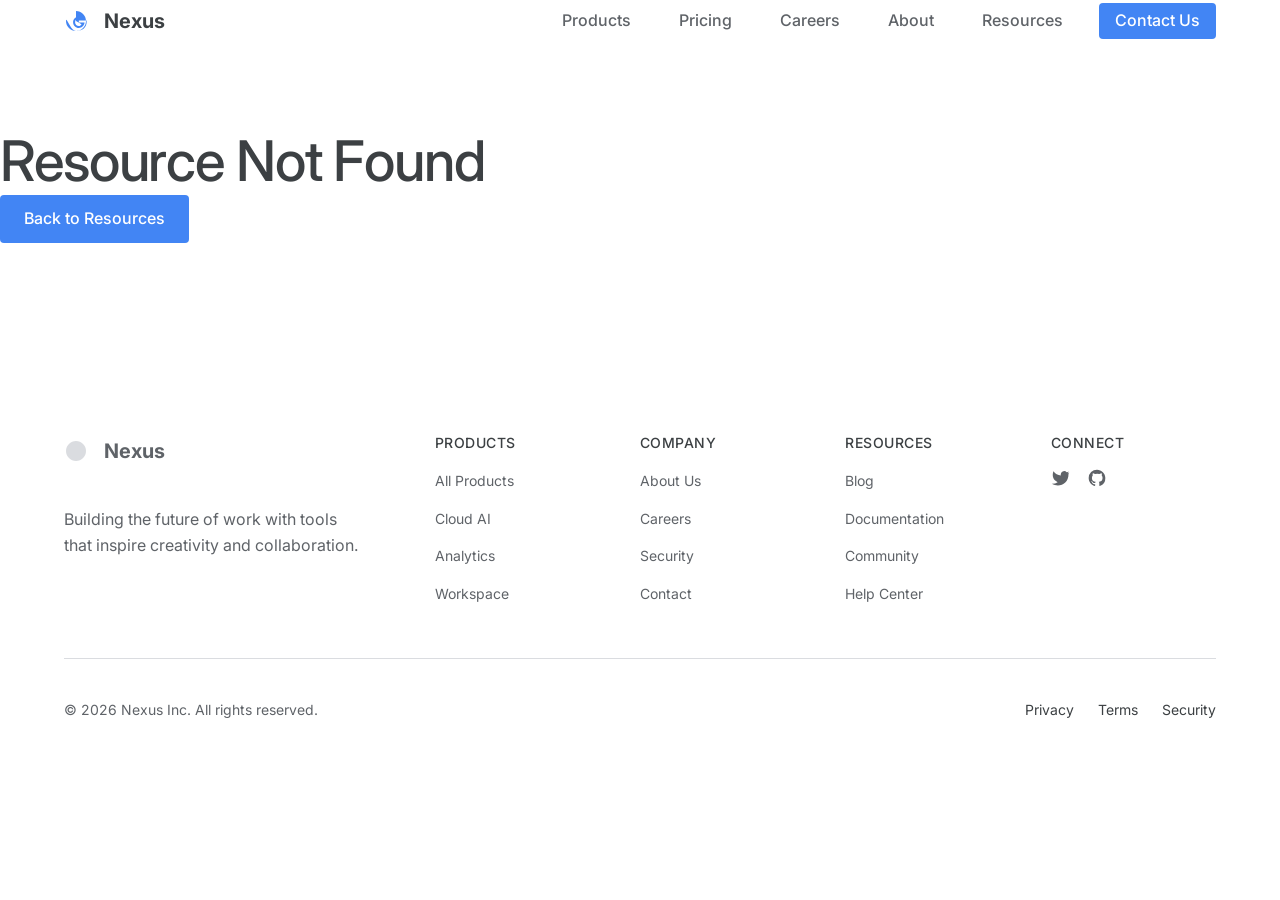
<file: index.html/resource-detail.html>
<!DOCTYPE html>
<html lang="en">

<head>
    <meta charset="UTF-8">
    <meta name="viewport" content="width=device-width, initial-scale=1.0">
    <title>Nexus - Resource Detail</title>
    <link rel="stylesheet" href="assets/css/typography.css">
    <link rel="stylesheet" href="assets/css/styles.css">
    <link rel="stylesheet"
        href="https://fonts.googleapis.com/css2?family=Material+Symbols+Outlined:opsz,wght,FILL,GRAD@24,400,0,0" />
    <script src="assets/js/resource-data.js"></script>
    <style>
        .article-content {
            font-size: 1.15rem;
            line-height: 1.8;
            color: var(--color-text);
        }

        .article-content p {
            margin-bottom: 2rem;
        }

        .article-content h2 {
            margin-top: 3rem;
            margin-bottom: 1.5rem;
            font-size: 2rem;
            font-weight: 700;
            color: var(--color-text);
        }

        .author-img {
            width: 48px;
            height: 48px;
            border-radius: 50%;
            object-fit: cover;
        }

        @media (max-width: 768px) {
            .container {
                padding-left: var(--space-s);
                padding-right: var(--space-s);
            }

            .article-content {
                font-size: 1rem;
                line-height: 1.6;
            }

            .article-content h2 {
                font-size: 1.5rem;
                margin-top: 2rem;
            }

            #res-title {
                font-size: 2rem !important;
                /* Smaller for mobile */
            }

            #res-subtitle {
                font-size: 1.1rem !important;
            }

            #res-category {
                margin-bottom: var(--space-s) !important;
            }

            #resource-content {
                padding-bottom: 4rem !important;
            }
        }
    </style>
</head>

<body>
    <div id="header-placeholder"></div>

    <main id="resource-content" style="padding-bottom: 8rem;">
        <!-- Dynamic Content will be injected here -->

        <!-- Header / Hero -->
        <article>
            <div class="container py-xl text-center" style="max-width: 900px;">
                <span id="res-category" class="role-tag mb-m animate-on-scroll">Category</span>
                <h1 id="res-title" class="mb-m animate-on-scroll" data-delay="100">Loading...</h1>
                <p id="res-subtitle" class="text-large text-secondary mb-l animate-on-scroll" data-delay="200"
                    style="font-size: 1.5rem;">...</p>

                <div class="flex items-center justify-center gap-m mb-xl animate-on-scroll" data-delay="300">
                    <img id="res-author-img" src="" alt="Author" class="author-img">
                    <div class="text-left">
                        <p id="res-author-name" class="font-bold" style="margin: 0;">...</p>
                        <span id="res-date" class="text-small text-secondary">...</span>
                    </div>
                </div>
            </div>

            <!-- Wide Image -->
            <div class="container mb-xl animate-on-scroll" data-delay="400" data-animation="scale-up">
                <img id="res-hero" src="" alt="Hero Image"
                    style="width: 100%; height: auto; max-height: 600px; object-fit: cover; border-radius: var(--radius-m);">
            </div>

            <!-- Content Body -->
            <div class="container animate-on-scroll" style="max-width: 720px;">
                <div id="res-body" class="article-content">
                    <!-- HTML content injects here -->
                </div>

                <hr style="border: 0; border-top: 1px solid var(--color-divider); margin: var(--space-xl) 0;">

                <div class="flex justify-between items-center">
                    <a href="resources.html" class="btn btn-outline" style="border-radius: var(--radius-pill);">
                        <span class="material-symbols-outlined" style="margin-right: 8px;">arrow_back</span>
                        Back to Resources
                    </a>
                </div>
            </div>
        </article>
    </main>

    <div id="footer-placeholder"></div>
    <script src="assets/js/main.js"></script>
    <script src="assets/js/animations.js"></script>
</body>

</html>
</file>
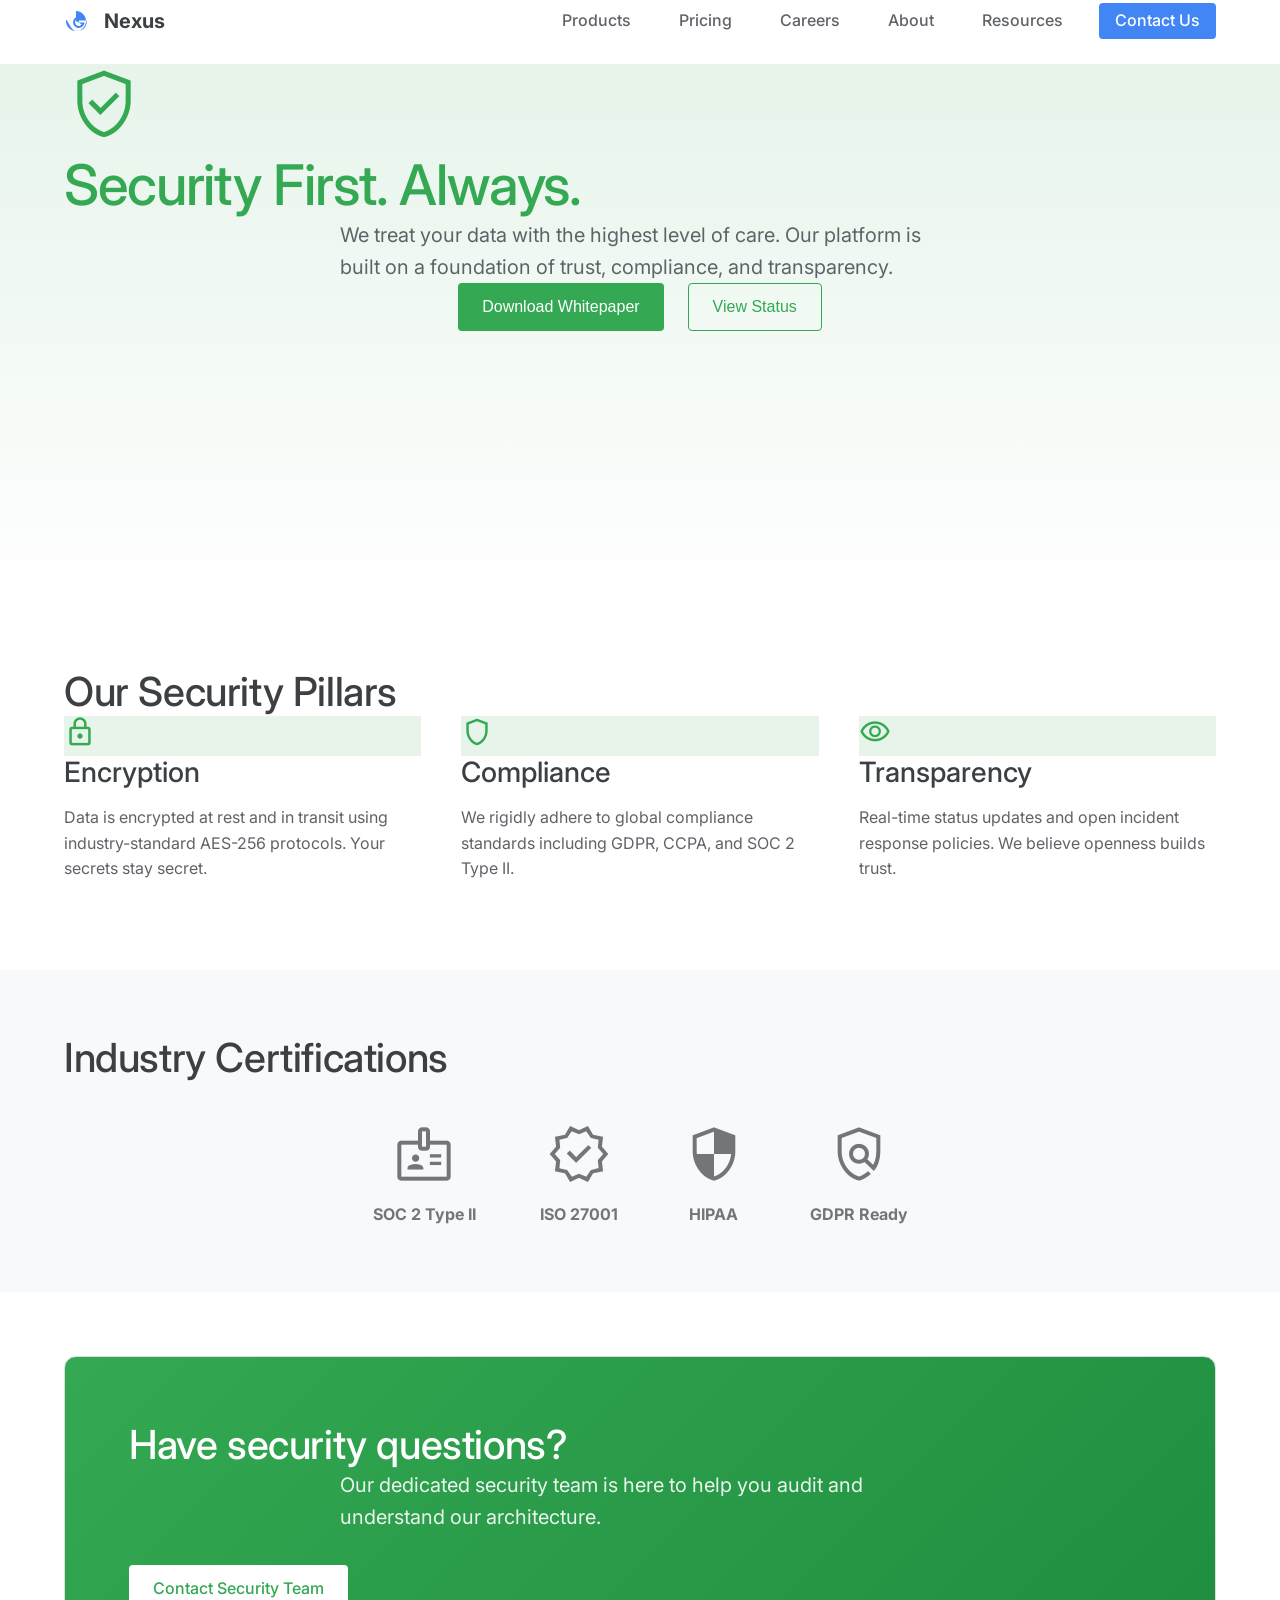
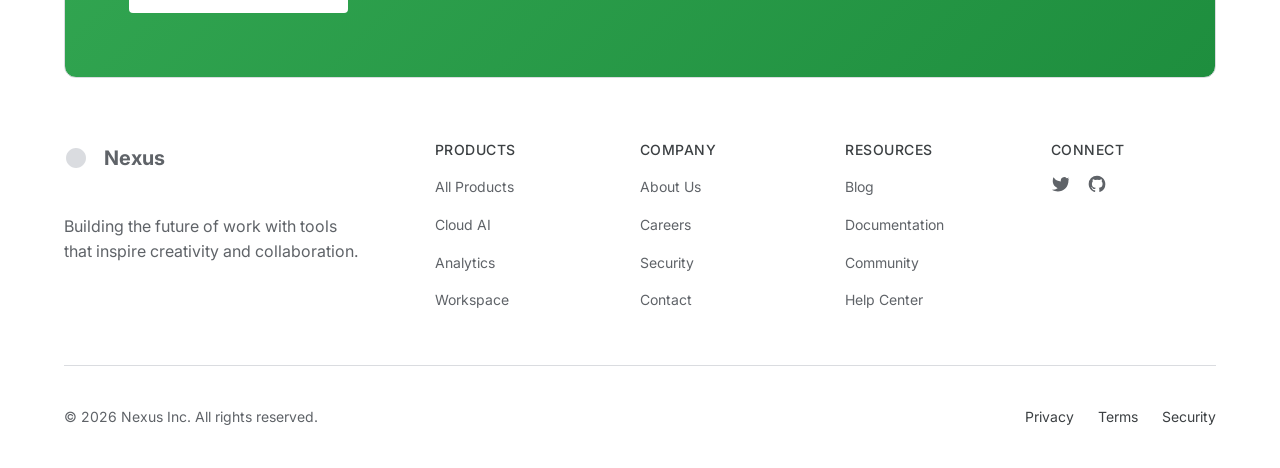
<file: index.html/security.html>
<!DOCTYPE html>
<html lang="en">

<head>
    <meta charset="UTF-8">
    <meta name="viewport" content="width=device-width, initial-scale=1.0">
    <title>Nexus - Security & Privacy</title>
    <link rel="stylesheet" href="assets/css/typography.css">
    <link rel="stylesheet" href="assets/css/styles.css">
    <link rel="stylesheet"
        href="https://fonts.googleapis.com/css2?family=Material+Symbols+Outlined:opsz,wght,FILL,GRAD@24,400,0,0" />
</head>

<body>
    <div id="header-placeholder"></div>

    <main>
        <!-- Hero -->
        <section class="hero-section text-center animate-on-scroll"
            style="min-height: 60vh; background: linear-gradient(180deg, #E6F4EA 0%, #FFFFFF 100%);">
            <div class="container">
                <span class="material-symbols-outlined mb-m animate-on-scroll" data-animation="scale-up"
                    style="font-size: 80px; color: var(--color-green);">verified_user</span>
                <h1 class="hero-title mb-m" style="color: var(--color-green);">Security First. Always.</h1>
                <p class="text-large text-secondary mb-xl" style="max-width: 600px; margin: 0 auto;">
                    We treat your data with the highest level of care. Our platform is built on a foundation of trust,
                    compliance, and transparency.
                </p>
                <div class="flex gap-m justify-center">
                    <button class="btn btn-primary"
                        style="background-color: var(--color-green); border-color: var(--color-green);">Download
                        Whitepaper</button>
                    <button class="btn btn-outline"
                        style="color: var(--color-green); border-color: var(--color-green);">View Status</button>
                </div>
            </div>
        </section>

        <!-- Trust Pillars -->
        <section class="container py-xl">
            <h2 class="section-title animate-on-scroll">Our Security Pillars</h2>
            <div class="grid grid-3 gap-l mb-xl">
                <div class="feature-card animate-on-scroll" data-delay="0">
                    <div class="feature-icon-box" style="background: #E6F4EA;">
                        <span class="material-symbols-outlined"
                            style="font-size: 32px; color: var(--color-green);">lock</span>
                    </div>
                    <h3>Encryption</h3>
                    <p class="text-secondary">Data is encrypted at rest and in transit using industry-standard AES-256
                        protocols. Your secrets stay secret.</p>
                </div>
                <div class="feature-card animate-on-scroll" data-delay="100">
                    <div class="feature-icon-box" style="background: #E6F4EA;">
                        <span class="material-symbols-outlined"
                            style="font-size: 32px; color: var(--color-green);">shield</span>
                    </div>
                    <h3>Compliance</h3>
                    <p class="text-secondary">We rigidly adhere to global compliance standards including GDPR, CCPA, and
                        SOC 2 Type II.</p>
                </div>
                <div class="feature-card animate-on-scroll" data-delay="200">
                    <div class="feature-icon-box" style="background: #E6F4EA;">
                        <span class="material-symbols-outlined"
                            style="font-size: 32px; color: var(--color-green);">visibility</span>
                    </div>
                    <h3>Transparency</h3>
                    <p class="text-secondary">Real-time status updates and open incident response policies. We believe
                        openness builds trust.</p>
                </div>
            </div>
        </section>

        <!-- Certifications -->
        <section class="py-xl" style="background: var(--color-surface);">
            <div class="container text-center animate-on-scroll">
                <h2 class="mb-l">Industry Certifications</h2>
                <div class="flex justify-center flex-wrap gap-xl items-center" style="opacity: 0.7;">
                    <div class="flex flex-col items-center gap-s">
                        <span class="material-symbols-outlined" style="font-size: 64px;">badge</span>
                        <span class="font-bold">SOC 2 Type II</span>
                    </div>
                    <div class="flex flex-col items-center gap-s">
                        <span class="material-symbols-outlined" style="font-size: 64px;">verified</span>
                        <span class="font-bold">ISO 27001</span>
                    </div>
                    <div class="flex flex-col items-center gap-s">
                        <span class="material-symbols-outlined" style="font-size: 64px;">security</span>
                        <span class="font-bold">HIPAA</span>
                    </div>
                    <div class="flex flex-col items-center gap-s">
                        <span class="material-symbols-outlined" style="font-size: 64px;">policy</span>
                        <span class="font-bold">GDPR Ready</span>
                    </div>
                </div>
            </div>
        </section>

        <!-- CTA -->
        <section class="container py-xl text-center">
            <div class="card animate-on-scroll"
                style="background: linear-gradient(135deg, var(--color-green) 0%, #1E8E3E 100%); color: white; padding: var(--space-xl);">
                <h2 class="mb-m" style="color: white;">Have security questions?</h2>
                <p class="text-large mb-l" style="max-width: 600px; margin: 0 auto 2rem; color: rgba(255,255,255,0.9);">
                    Our dedicated security team is here to help you audit and understand our architecture.
                </p>
                <a href="mailto:security@nexus.com" class="btn"
                    style="background: white; color: var(--color-green); border: none;">Contact Security Team</a>
            </div>
        </section>
    </main>

    <div id="footer-placeholder"></div>
    <script src="assets/js/main.js"></script>
    <script src="assets/js/animations.js"></script>
</body>

</html>
</file>
<file: index.html/assets/css/typography.css>
/* Typography System */
@import url('https://fonts.googleapis.com/css2?family=Inter:wght@400;500;600;700&display=swap');

:root {
    --font-primary: 'Google Sans', 'Inter', 'Roboto', 'Helvetica Neue', sans-serif;
    --line-height-body: 1.6;
    --line-height-heading: 1.2;
}

body {
    font-family: var(--font-primary);
    line-height: var(--line-height-body);
    font-weight: 400;
    -webkit-font-smoothing: antialiased;
    -moz-osx-font-smoothing: grayscale;
}

h1,
h2,
h3,
h4,
h5,
h6 {
    line-height: var(--line-height-heading);
    font-weight: 500;
    margin: 0;
}

h1 {
    font-size: 3.5rem;
    letter-spacing: -0.02em;
}

h2 {
    font-size: 2.5rem;
    letter-spacing: -0.01em;
}

h3 {
    font-size: 1.75rem;
}

p {
    margin-bottom: 1.5rem;
    color: var(--color-text-secondary);
}

.text-large {
    font-size: 1.25rem;
    font-weight: 400;
}

.text-small {
    font-size: 0.875rem;
}

.font-medium {
    font-weight: 500;
}

.font-bold {
    font-weight: 700;
}

a {
    text-decoration: none;
    color: inherit;
}

@media (max-width: 768px) {
    h1 {
        font-size: 2.5rem;
    }

    h2 {
        font-size: 2rem;
    }

    h3 {
        font-size: 1.5rem;
    }
}
</file>
<file: index.html/assets/css/styles.css>
/* CSS Variables & Theme */
:root {
    /* Brand Colors */
    --color-primary: #4285F4;
    --color-red: #EA4335;
    --color-yellow: #FBBC05;
    --color-green: #34A853;

    /* Interface Colors */
    --color-bg: #FFFFFF;
    --color-surface: #F8F9FA;
    --color-text: #3C4043;
    --color-text-secondary: #5F6368;
    --color-border: #dadce0;
    --color-divider: #e8eaed;

    /* Spacing */
    --space-xs: 0.5rem;
    /* 8px */
    --space-s: 1rem;
    /* 16px */
    --space-m: 1.5rem;
    /* 24px */
    --space-l: 2.5rem;
    /* 40px */
    --space-xl: 4rem;
    /* 64px */
    --space-xxl: 6rem;
    /* 96px */

    /* Layout */
    --max-width: 1200px;
    --header-height: 64px;
    --radius-s: 8px;
    --radius-m: 12px;
    --radius-l: 24px;
    --radius-pill: 9999px;
}

/* Reset & Base */
*,
*::before,
*::after {
    box-sizing: border-box;
}

body {
    margin: 0;
    background-color: var(--color-bg);
    color: var(--color-text);
    overflow-x: hidden;
    padding-top: var(--header-height);
}

/* Utilities */
.container {
    width: 100%;
    max-width: var(--max-width);
    margin: 0 auto;
    padding: 0 var(--space-m);
}

.flex {
    display: flex;
}

.flex-col {
    flex-direction: column;
}

.items-center {
    align-items: center;
}

.justify-between {
    justify-content: space-between;
}

.justify-center {
    justify-content: center;
}

.gap-s {
    gap: var(--space-s);
}

.gap-m {
    gap: var(--space-m);
}

.gap-l {
    gap: var(--space-l);
}

.gap-xl {
    gap: var(--space-xl);
}

.grid {
    display: grid;
}

.grid-2 {
    grid-template-columns: repeat(2, 1fr);
}

.grid-3 {
    grid-template-columns: repeat(3, 1fr);
}

.grid-4 {
    grid-template-columns: repeat(4, 1fr);
}

.grid-5 {
    grid-template-columns: repeat(5, 1fr);
}

.grid-responsive {
    grid-template-columns: repeat(auto-fit, minmax(300px, 1fr));
}

.mt-l {
    margin-top: var(--space-l);
}

.mb-l {
    margin-bottom: var(--space-l);
}

.py-xl {
    padding-top: var(--space-xl);
    padding-bottom: var(--space-xl);
}

.py-l {
    padding-top: var(--space-l);
    padding-bottom: var(--space-l);
}

.hidden {
    display: none !important;
}

/* Grid Utilities */
.col-span-2 {
    grid-column: span 2;
}

@media (max-width: 768px) {
    .col-span-2 {
        grid-column: auto;
    }
}

/* Buttons */
.btn {
    display: inline-flex;
    align-items: center;
    justify-content: center;
    padding: 0 24px;
    height: 48px;
    border-radius: 4px;
    /* Google uses slightly rounded, generally 4px for buttons or pills */
    font-weight: 500;
    font-size: 1rem;
    transition: all 0.2s cubic-bezier(0.4, 0, 0.2, 1);
    cursor: pointer;
    border: none;
}

.btn-primary {
    background-color: var(--color-primary);
    color: white;
}

.btn-primary:hover {
    background-color: #3367D6;
    box-shadow: 0 1px 3px 0 rgba(60, 64, 67, 0.3), 0 4px 8px 3px rgba(60, 64, 67, 0.15);
}

.btn-outline {
    background-color: transparent;
    border: 1px solid var(--color-border);
    color: var(--color-primary);
}

.btn-outline:hover {
    background-color: rgba(66, 133, 244, 0.04);
    border-color: var(--color-primary);
}

.btn-text {
    color: var(--color-primary);
    padding: 0 16px;
}

.btn-text:hover {
    background-color: rgba(66, 133, 244, 0.04);
}

/* Header */
header {
    height: var(--header-height);
    position: fixed;
    top: 0;
    left: 0;
    right: 0;
    background: rgba(255, 255, 255, 0.95);
    backdrop-filter: blur(10px);
    z-index: 1000;
    border-bottom: 1px solid transparent;
    transition: border-color 0.3s;
}

header.scrolled {
    border-color: var(--color-border);
}

.nav-link {
    color: var(--color-text-secondary);
    font-weight: 500;
    padding: 8px 12px;
    border-radius: 4px;
    transition: color 0.2s, background-color 0.2s;
}

.nav-link:hover,
.nav-link.active {
    color: var(--color-text);
    background-color: var(--color-surface);
}

/* Footer */
footer {
    background-color: var(--color-surface);
    padding: var(--space-xl) 0;
    border-top: 1px solid var(--color-border);
}

.footer-grid {
    display: grid;
    grid-template-columns: 2fr repeat(4, 1fr);
    gap: var(--space-l);
}

.footer-col h4 {
    font-size: 0.875rem;
    color: var(--color-text);
    margin-bottom: var(--space-s);
    text-transform: uppercase;
    letter-spacing: 0.5px;
}

.footer-col ul {
    list-style: none;
    padding: 0;
    margin: 0;
}

.footer-col li {
    margin-bottom: 0.75rem;
}

.footer-col a {
    color: var(--color-text-secondary);
    font-size: 0.875rem;
}

.footer-col a:hover {
    color: var(--color-primary);
}

/* Cards */
.card {
    background: var(--color-bg);
    border: 1px solid var(--color-border);
    border-radius: var(--radius-m);
    padding: var(--space-l);
    transition: transform 0.3s ease, box-shadow 0.3s ease;
}

.card:hover {
    transform: translateY(-4px);
    box-shadow: 0 12px 24px rgba(60, 64, 67, 0.1);
    border-color: transparent;
}

/* Forms */
.input-field {
    width: 100%;
    height: 48px;
    padding: 0 16px;
    border: 1px solid var(--color-border);
    border-radius: var(--radius-s);
    font-family: inherit;
    font-size: 1rem;
    transition: border-color 0.2s;
}

.input-field:focus {
    outline: none;
    border-color: var(--color-primary);
}

/* Animations */
.animate-on-scroll {
    opacity: 0;
    transform: translateY(20px);
    transition: opacity 0.6s ease-out, transform 0.6s ease-out;
}

.animate-on-scroll.visible {
    opacity: 1;
    transform: translateY(0);
}

/* Mobile Nav */
.mobile-menu-btn {
    display: none;
    background: none;
    border: none;
    font-size: 24px;
    cursor: pointer;
    color: var(--color-text);
}

@media (max-width: 768px) {

    .grid-2,
    .grid-3,
    .grid-4,
    .grid-5 {
        grid-template-columns: 1fr;
    }

    .footer-grid {
        grid-template-columns: 1fr 1fr;
    }

    h1 {
        font-size: 2.5rem;
    }

    .nav-links {
        display: none;
        /* simple toggle for now, can enhance */
        position: absolute;
        top: var(--header-height);
        left: 0;
        right: 0;
        background: white;
        flex-direction: column;
        padding: var(--space-m);
        border-bottom: 1px solid var(--color-border);
        box-shadow: 0 4px 6px rgba(0, 0, 0, 0.05);
    }

    .nav-links.active {
        display: flex;
    }

    .mobile-menu-btn {
        display: block;
    }
}

/* Filter Buttons */
.filter-btn {
    background: transparent;
    border: 1px solid var(--color-border);
    border-radius: var(--radius-pill);
    padding: 10px 24px;
    font-size: 0.95rem;
    font-weight: 500;
    color: var(--color-text-secondary);
    cursor: pointer;
    transition: all 0.2s cubic-bezier(0.4, 0, 0.2, 1);
    margin: 0 4px;
    font-family: inherit;
}

.filter-btn:hover {
    border-color: var(--color-text);
    color: var(--color-text);
    background: var(--color-surface);
    transform: translateY(-1px);
}

.filter-btn.active {
    background: var(--color-primary);
    border-color: var(--color-primary);
    color: white;
    box-shadow: 0 4px 12px rgba(66, 133, 244, 0.25);
}

/* Aurora Background Animation */
@keyframes aurora {
    0% {
        background-position: 50% 50%, 50% 50%;
    }

    50% {
        background-position: 100% 0%, 0% 100%;
    }

    100% {
        background-position: 50% 50%, 50% 50%;
    }
}

.aurora-bg {
    background-image:
        radial-gradient(at 0% 0%, rgba(66, 133, 244, 0.15) 0px, transparent 50%),
        radial-gradient(at 100% 0%, rgba(234, 67, 53, 0.1) 0px, transparent 50%),
        radial-gradient(at 100% 100%, rgba(251, 188, 5, 0.1) 0px, transparent 50%),
        radial-gradient(at 0% 100%, rgba(52, 168, 83, 0.1) 0px, transparent 50%);
    background-size: 150% 150%;
    animation: aurora 15s ease infinite alternate;
}

/* Premium Role Cards */
.role-card-premium {
    background: rgba(255, 255, 255, 0.7);
    backdrop-filter: blur(10px);
    border: 1px solid var(--color-border);
    border-radius: var(--radius-m);
    padding: var(--space-l);
    transition: all 0.3s cubic-bezier(0.4, 0, 0.2, 1);
    display: flex;
    justify-content: space-between;
    align-items: center;
    position: relative;
    overflow: hidden;
}

.role-card-premium::before {
    content: '';
    position: absolute;
    top: 0;
    left: 0;
    width: 4px;
    height: 100%;
    background: var(--color-primary);
    opacity: 0;
    transition: opacity 0.3s;
}

.role-card-premium:hover {
    transform: translateY(-4px);
    box-shadow: 0 12px 24px rgba(60, 64, 67, 0.08);
    border-color: transparent;
    padding-left: calc(var(--space-l) + 4px);
    /* Make space for the accent line */
}

.role-card-premium:hover::before {
    opacity: 1;
}

.role-tag {
    display: inline-block;
    padding: 4px 12px;
    background: var(--color-surface);
    border-radius: var(--radius-pill);
    font-size: 0.75rem;
    font-weight: 600;
    color: var(--color-text-secondary);
    margin-right: 8px;
    border: 1px solid var(--color-divider);
}

.gradient-text {
    font-size: 4.5rem;
}

@media (max-width: 768px) {
    .gradient-text {
        font-size: 3rem;
    }
}
</file>
